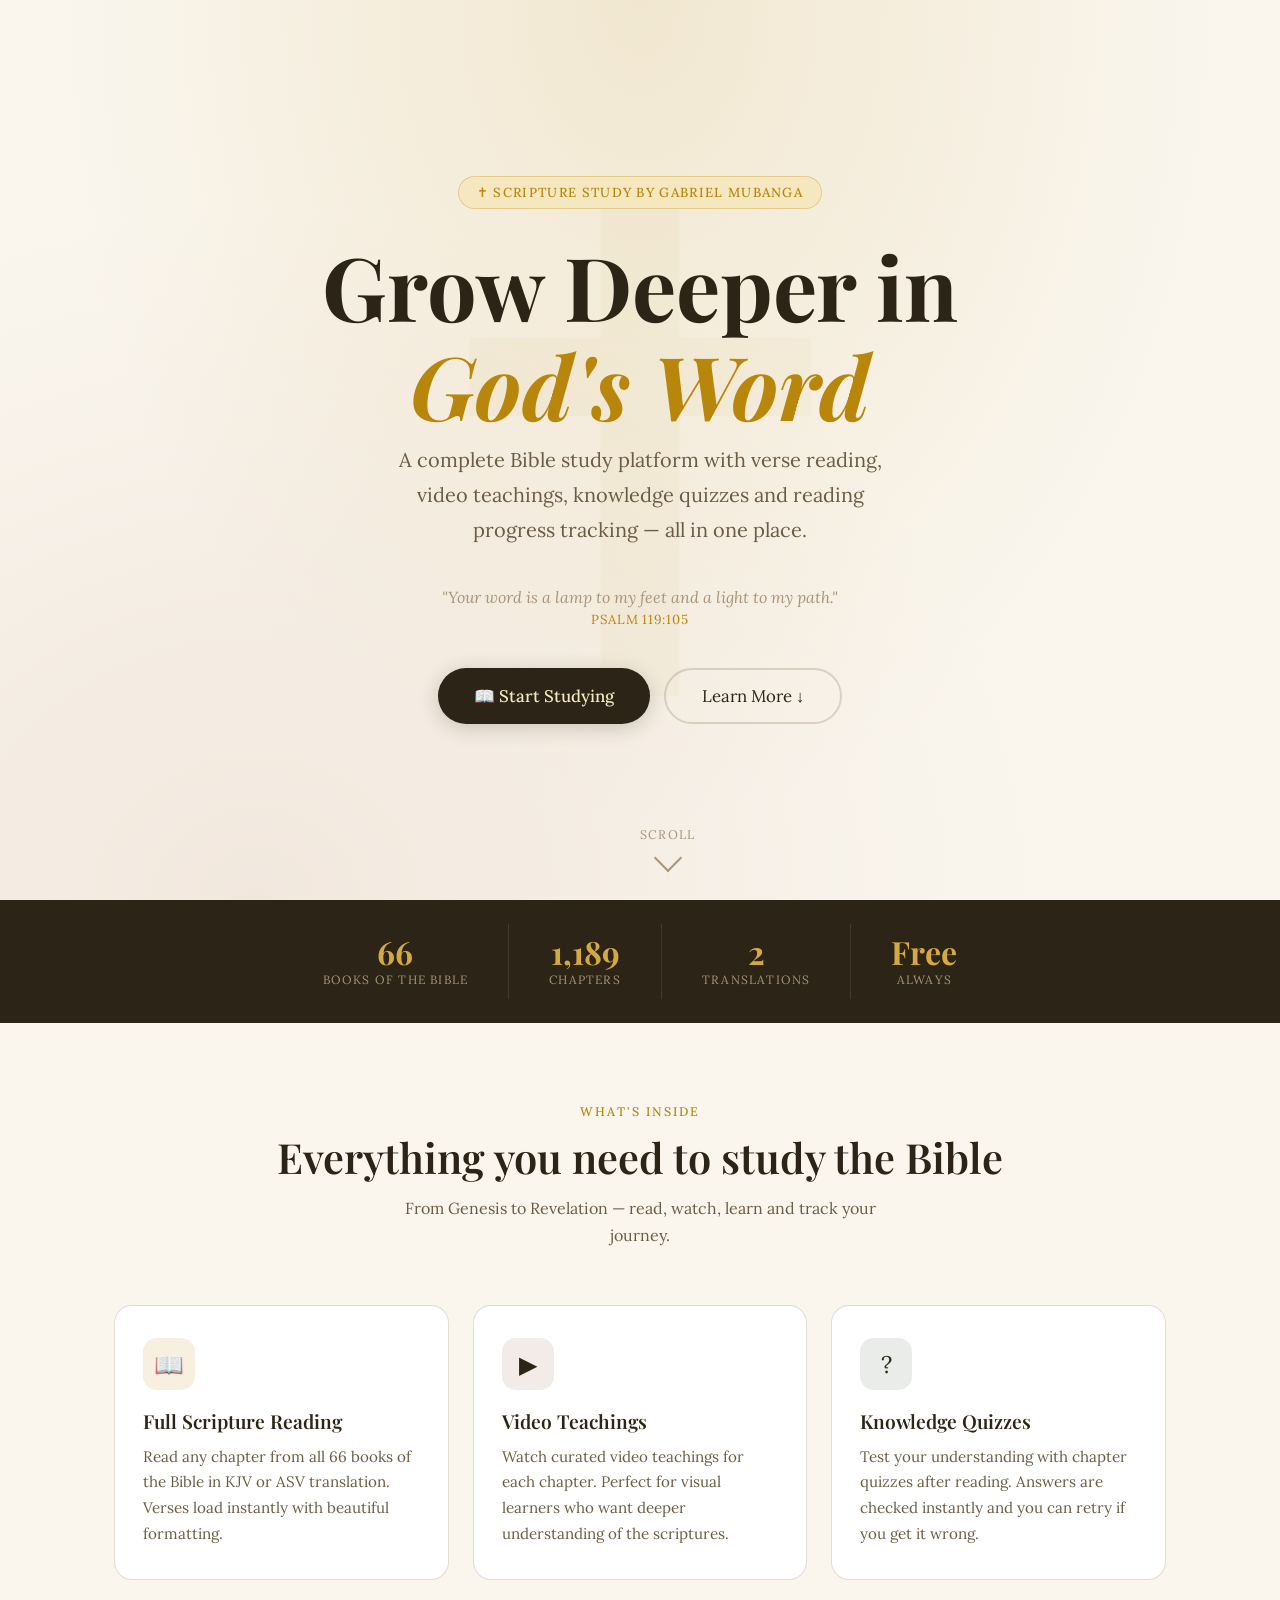
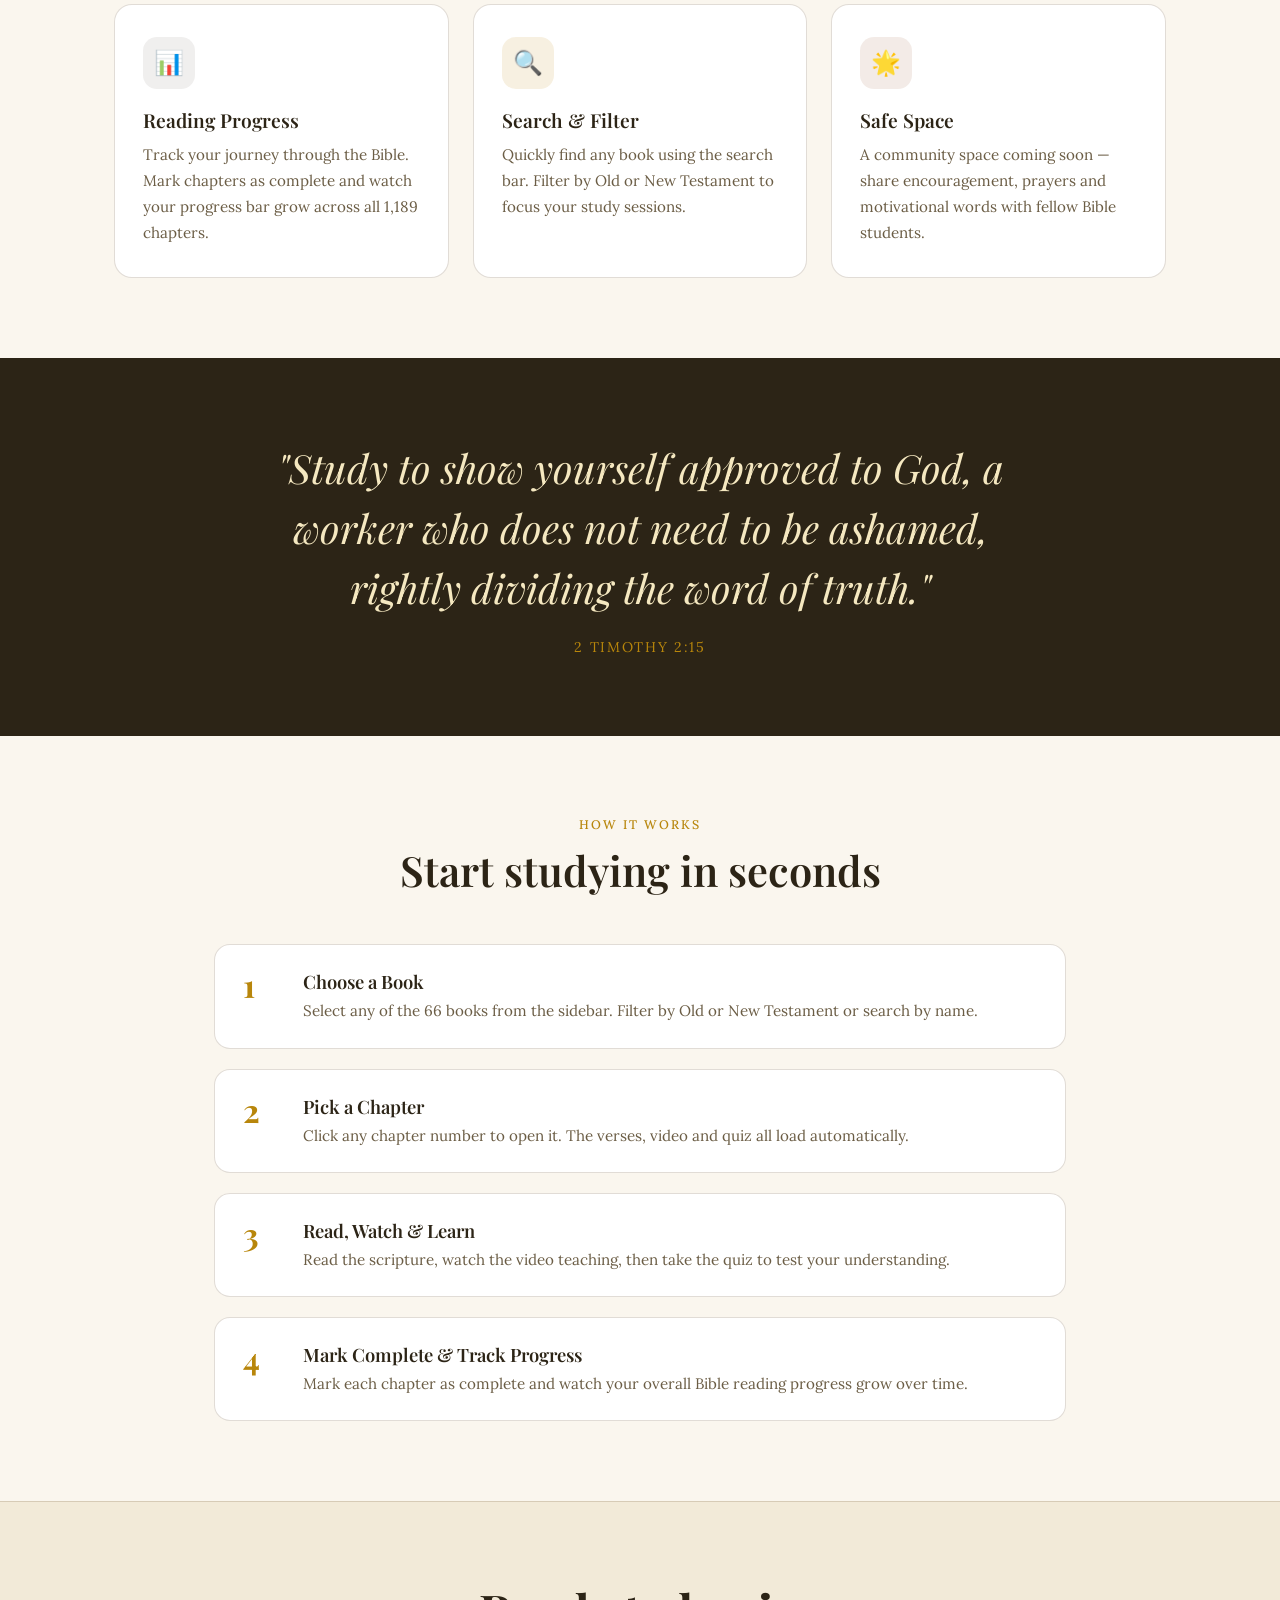
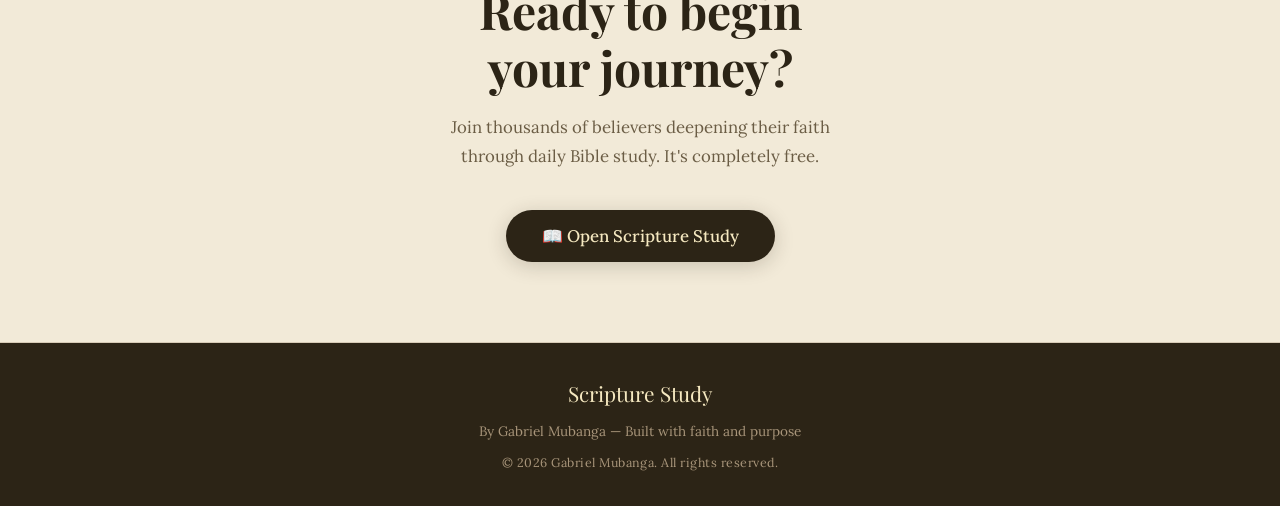
<file: welcome.html>
<!DOCTYPE html>
<html lang="en">
<head>
<meta charset="UTF-8"/>
<meta name="viewport" content="width=device-width, initial-scale=1.0"/>
<title>Scripture Study — Gabriel Mubanga</title>
<link href="https://fonts.googleapis.com/css2?family=Playfair+Display:ital,wght@0,400;0,600;0,700;1,400;1,600&family=Lora:ital,wght@0,400;0,500;1,400&display=swap" rel="stylesheet"/>
<style>
  :root {
    --cream: #faf6ee;
    --parchment: #f2ead8;
    --ink: #2c2416;
    --ink-muted: #6b5d45;
    --ink-faint: #a8957a;
    --gold: #b8860b;
    --gold-light: #d4a843;
    --gold-pale: #f5e8c0;
    --rust: #8b3a1a;
    --sage: #4a6741;
    --border: rgba(90,65,30,0.18);
  }

  * { box-sizing: border-box; margin: 0; padding: 0; }

  html { scroll-behavior: smooth; }

  body {
    font-family: 'Lora', Georgia, serif;
    background: var(--cream);
    color: var(--ink);
    overflow-x: hidden;
  }

  /* ── HERO ── */
  .hero {
    min-height: 100vh;
    display: flex;
    flex-direction: column;
    align-items: center;
    justify-content: center;
    text-align: center;
    padding: 3rem 1.5rem;
    position: relative;
    background:
      radial-gradient(ellipse at 50% 0%, rgba(184,134,11,0.13) 0%, transparent 65%),
      radial-gradient(ellipse at 20% 100%, rgba(139,58,26,0.08) 0%, transparent 55%),
      var(--cream);
    overflow: hidden;
  }

  /* Decorative cross background */
  .hero::before {
    content: '✝';
    position: absolute;
    font-size: 42rem;
    color: rgba(184,134,11,0.04);
    top: 50%;
    left: 50%;
    transform: translate(-50%, -50%);
    pointer-events: none;
    user-select: none;
    line-height: 1;
  }

  .hero-badge {
    display: inline-flex;
    align-items: center;
    gap: 8px;
    background: var(--gold-pale);
    border: 1px solid rgba(184,134,11,0.3);
    border-radius: 50px;
    padding: 7px 18px;
    font-size: 0.82rem;
    color: var(--gold);
    letter-spacing: 0.1em;
    text-transform: uppercase;
    margin-bottom: 1.75rem;
    font-weight: 500;
    animation: fadeDown 0.7s ease both;
  }

  .hero-title {
    font-family: 'Playfair Display', serif;
    font-size: clamp(2.8rem, 8vw, 5.5rem);
    font-weight: 700;
    line-height: 1.12;
    color: var(--ink);
    margin-bottom: 0.5rem;
    animation: fadeDown 0.7s 0.1s ease both;
  }

  .hero-title em {
    font-style: italic;
    color: var(--gold);
  }

  .hero-sub {
    font-size: clamp(1rem, 2.5vw, 1.25rem);
    color: var(--ink-muted);
    max-width: 520px;
    line-height: 1.75;
    margin-bottom: 2.5rem;
    animation: fadeDown 0.7s 0.2s ease both;
  }

  .hero-verse {
    font-style: italic;
    font-size: 1rem;
    color: var(--ink-faint);
    margin-bottom: 2.5rem;
    animation: fadeDown 0.7s 0.25s ease both;
  }

  .hero-verse span {
    font-style: normal;
    font-size: 0.82rem;
    color: var(--gold);
    letter-spacing: 0.06em;
    text-transform: uppercase;
    display: block;
    margin-top: 4px;
  }

  .hero-btns {
    display: flex;
    gap: 14px;
    flex-wrap: wrap;
    justify-content: center;
    animation: fadeDown 0.7s 0.3s ease both;
  }

  .btn-primary {
    padding: 15px 36px;
    background: var(--ink);
    color: var(--gold-pale);
    border: none;
    border-radius: 50px;
    font-family: 'Lora', serif;
    font-size: 1.05rem;
    font-weight: 500;
    cursor: pointer;
    text-decoration: none;
    display: inline-flex;
    align-items: center;
    gap: 8px;
    transition: all 0.25s ease;
    box-shadow: 0 4px 20px rgba(44,36,22,0.2);
  }
  .btn-primary:hover {
    background: #3d3220;
    transform: translateY(-2px);
    box-shadow: 0 8px 28px rgba(44,36,22,0.25);
  }

  .btn-secondary {
    padding: 15px 36px;
    background: transparent;
    color: var(--ink);
    border: 2px solid var(--border);
    border-radius: 50px;
    font-family: 'Lora', serif;
    font-size: 1.05rem;
    cursor: pointer;
    text-decoration: none;
    display: inline-flex;
    align-items: center;
    gap: 8px;
    transition: all 0.25s ease;
  }
  .btn-secondary:hover {
    background: var(--parchment);
    border-color: var(--gold);
    transform: translateY(-2px);
  }

  .scroll-hint {
    position: absolute;
    bottom: 2rem;
    left: 50%;
    transform: translateX(-50%);
    font-size: 0.78rem;
    color: var(--ink-faint);
    letter-spacing: 0.1em;
    text-transform: uppercase;
    display: flex;
    flex-direction: column;
    align-items: center;
    gap: 6px;
    animation: fadeDown 1s 0.8s ease both;
  }

  .scroll-arrow {
    width: 20px; height: 20px;
    border-right: 2px solid var(--ink-faint);
    border-bottom: 2px solid var(--ink-faint);
    transform: rotate(45deg);
    animation: bounce 1.5s infinite;
  }

  @keyframes bounce {
    0%, 100% { transform: rotate(45deg) translateY(0); }
    50% { transform: rotate(45deg) translateY(5px); }
  }

  /* ── STATS BAR ── */
  .stats-bar {
    background: var(--ink);
    padding: 1.5rem 2rem;
    display: flex;
    justify-content: center;
    gap: 0;
    flex-wrap: wrap;
  }

  .stat-item {
    text-align: center;
    padding: 0.75rem 2.5rem;
    border-right: 1px solid rgba(255,255,255,0.1);
  }
  .stat-item:last-child { border-right: none; }

  .stat-num {
    font-family: 'Playfair Display', serif;
    font-size: 2rem;
    font-weight: 700;
    color: var(--gold-light);
    line-height: 1;
  }

  .stat-label {
    font-size: 0.75rem;
    color: var(--ink-faint);
    letter-spacing: 0.1em;
    text-transform: uppercase;
    margin-top: 4px;
  }

  /* ── FEATURES ── */
  .features {
    padding: 5rem 1.5rem;
    max-width: 1100px;
    margin: 0 auto;
  }

  .section-tag {
    text-align: center;
    font-size: 0.78rem;
    letter-spacing: 0.16em;
    text-transform: uppercase;
    color: var(--gold);
    margin-bottom: 0.75rem;
    font-weight: 500;
  }

  .section-title {
    font-family: 'Playfair Display', serif;
    font-size: clamp(1.8rem, 4vw, 2.6rem);
    font-weight: 600;
    text-align: center;
    color: var(--ink);
    margin-bottom: 0.75rem;
    line-height: 1.25;
  }

  .section-sub {
    text-align: center;
    font-size: 1rem;
    color: var(--ink-muted);
    max-width: 480px;
    margin: 0 auto 3.5rem;
    line-height: 1.7;
  }

  .features-grid {
    display: grid;
    grid-template-columns: repeat(auto-fit, minmax(280px, 1fr));
    gap: 1.5rem;
  }

  .feature-card {
    background: #fff;
    border: 1px solid var(--border);
    border-radius: 18px;
    padding: 2rem 1.75rem;
    transition: transform 0.25s ease, box-shadow 0.25s ease;
  }

  .feature-card:hover {
    transform: translateY(-4px);
    box-shadow: 0 12px 40px rgba(44,36,22,0.1);
  }

  .feature-icon {
    width: 52px; height: 52px;
    border-radius: 14px;
    display: flex; align-items: center; justify-content: center;
    font-size: 1.5rem;
    margin-bottom: 1.1rem;
  }

  .feature-title {
    font-family: 'Playfair Display', serif;
    font-size: 1.2rem;
    font-weight: 600;
    color: var(--ink);
    margin-bottom: 0.6rem;
  }

  .feature-desc {
    font-size: 0.95rem;
    color: var(--ink-muted);
    line-height: 1.7;
  }

  /* ── VERSE SECTION ── */
  .verse-section {
    background: var(--ink);
    padding: 5rem 2rem;
    text-align: center;
  }

  .big-verse {
    font-family: 'Playfair Display', serif;
    font-size: clamp(1.5rem, 4vw, 2.5rem);
    font-style: italic;
    font-weight: 400;
    color: var(--gold-pale);
    max-width: 780px;
    margin: 0 auto 1.25rem;
    line-height: 1.5;
  }

  .verse-ref {
    font-size: 0.88rem;
    color: var(--gold);
    letter-spacing: 0.12em;
    text-transform: uppercase;
  }

  /* ── HOW IT WORKS ── */
  .how-section {
    padding: 5rem 1.5rem;
    max-width: 900px;
    margin: 0 auto;
  }

  .steps {
    display: flex;
    flex-direction: column;
    gap: 1.25rem;
    margin-top: 3rem;
  }

  .step {
    display: flex;
    align-items: flex-start;
    gap: 1.5rem;
    background: #fff;
    border: 1px solid var(--border);
    border-radius: 16px;
    padding: 1.5rem 1.75rem;
    transition: box-shadow 0.2s;
  }

  .step:hover { box-shadow: 0 4px 20px rgba(44,36,22,0.08); }

  .step-num {
    font-family: 'Playfair Display', serif;
    font-size: 2rem;
    font-weight: 700;
    color: var(--gold);
    line-height: 1;
    flex-shrink: 0;
    min-width: 36px;
  }

  .step-title {
    font-family: 'Playfair Display', serif;
    font-size: 1.15rem;
    font-weight: 600;
    color: var(--ink);
    margin-bottom: 4px;
  }

  .step-desc {
    font-size: 0.95rem;
    color: var(--ink-muted);
    line-height: 1.65;
  }

  /* ── CTA ── */
  .cta-section {
    padding: 5rem 1.5rem;
    text-align: center;
    background: var(--parchment);
    border-top: 1px solid var(--border);
    border-bottom: 1px solid var(--border);
  }

  .cta-title {
    font-family: 'Playfair Display', serif;
    font-size: clamp(2rem, 5vw, 3rem);
    font-weight: 700;
    color: var(--ink);
    margin-bottom: 1rem;
    line-height: 1.2;
  }

  .cta-sub {
    font-size: 1.05rem;
    color: var(--ink-muted);
    margin-bottom: 2.5rem;
    max-width: 420px;
    margin-left: auto;
    margin-right: auto;
    line-height: 1.7;
  }

  /* ── FOOTER ── */
  .footer {
    background: var(--ink);
    padding: 2rem;
    text-align: center;
    color: var(--ink-faint);
    font-size: 0.85rem;
    line-height: 1.8;
  }

  .footer-brand {
    font-family: 'Playfair Display', serif;
    font-size: 1.3rem;
    color: var(--gold-pale);
    margin-bottom: 0.4rem;
  }

  .footer-copy {
    font-size: 0.78rem;
    color: var(--ink-faint);
    margin-top: 0.5rem;
    letter-spacing: 0.04em;
  }

  /* ── ANIMATIONS ── */
  @keyframes fadeDown {
    from { opacity: 0; transform: translateY(-18px); }
    to   { opacity: 1; transform: translateY(0); }
  }

  /* ── MOBILE ── */
  @media (max-width: 640px) {
    .hero { padding: 4rem 1.25rem 6rem; }
    .hero-btns { flex-direction: column; align-items: center; }
    .btn-primary, .btn-secondary { width: 100%; max-width: 300px; justify-content: center; }
    .stat-item { padding: 0.75rem 1.25rem; border-right: none; border-bottom: 1px solid rgba(255,255,255,0.08); }
    .stat-item:last-child { border-bottom: none; }
    .stats-bar { flex-direction: column; align-items: center; }
    .features { padding: 3.5rem 1.25rem; }
    .features-grid { grid-template-columns: 1fr; }
    .step { flex-direction: column; gap: 0.75rem; }
    .verse-section { padding: 3.5rem 1.5rem; }
    .how-section { padding: 3.5rem 1.25rem; }
    .cta-section { padding: 3.5rem 1.25rem; }
  }
</style>
</head>
<body>

<!-- HERO -->
<section class="hero">
  <div class="hero-badge">✝ Scripture Study by Gabriel Mubanga</div>

  <h1 class="hero-title">
    Grow Deeper in<br><em>God's Word</em>
  </h1>

  <p class="hero-sub">
    A complete Bible study platform with verse reading, video teachings, knowledge quizzes and reading progress tracking — all in one place.
  </p>

  <div class="hero-verse">
    "Your word is a lamp to my feet and a light to my path."
    <span>Psalm 119:105</span>
  </div>

  <div class="hero-btns">
    <a class="btn-primary" href="bible_study_app.html">📖 Start Studying</a>
    <a class="btn-secondary" href="#features">Learn More ↓</a>
  </div>

  <div class="scroll-hint">
    Scroll
    <div class="scroll-arrow"></div>
  </div>
</section>

<!-- STATS BAR -->
<div class="stats-bar">
  <div class="stat-item">
    <div class="stat-num">66</div>
    <div class="stat-label">Books of the Bible</div>
  </div>
  <div class="stat-item">
    <div class="stat-num">1,189</div>
    <div class="stat-label">Chapters</div>
  </div>
  <div class="stat-item">
    <div class="stat-num">2</div>
    <div class="stat-label">Translations</div>
  </div>
  <div class="stat-item">
    <div class="stat-num">Free</div>
    <div class="stat-label">Always</div>
  </div>
</div>

<!-- FEATURES -->
<section class="features" id="features">
  <div class="section-tag">What's inside</div>
  <h2 class="section-title">Everything you need to study the Bible</h2>
  <p class="section-sub">From Genesis to Revelation — read, watch, learn and track your journey.</p>

  <div class="features-grid">

    <div class="feature-card">
      <div class="feature-icon" style="background:rgba(184,134,11,0.12);">📖</div>
      <div class="feature-title">Full Scripture Reading</div>
      <div class="feature-desc">Read any chapter from all 66 books of the Bible in KJV or ASV translation. Verses load instantly with beautiful formatting.</div>
    </div>

    <div class="feature-card">
      <div class="feature-icon" style="background:rgba(139,58,26,0.1);">▶</div>
      <div class="feature-title">Video Teachings</div>
      <div class="feature-desc">Watch curated video teachings for each chapter. Perfect for visual learners who want deeper understanding of the scriptures.</div>
    </div>

    <div class="feature-card">
      <div class="feature-icon" style="background:rgba(74,103,65,0.12);">?</div>
      <div class="feature-title">Knowledge Quizzes</div>
      <div class="feature-desc">Test your understanding with chapter quizzes after reading. Answers are checked instantly and you can retry if you get it wrong.</div>
    </div>

    <div class="feature-card">
      <div class="feature-icon" style="background:rgba(44,36,22,0.07);">📊</div>
      <div class="feature-title">Reading Progress</div>
      <div class="feature-desc">Track your journey through the Bible. Mark chapters as complete and watch your progress bar grow across all 1,189 chapters.</div>
    </div>

    <div class="feature-card">
      <div class="feature-icon" style="background:rgba(184,134,11,0.12);">🔍</div>
      <div class="feature-title">Search & Filter</div>
      <div class="feature-desc">Quickly find any book using the search bar. Filter by Old or New Testament to focus your study sessions.</div>
    </div>

    <div class="feature-card">
      <div class="feature-icon" style="background:rgba(139,58,26,0.1);">🌟</div>
      <div class="feature-title">Safe Space</div>
      <div class="feature-desc">A community space coming soon — share encouragement, prayers and motivational words with fellow Bible students.</div>
    </div>

  </div>
</section>

<!-- VERSE SECTION -->
<section class="verse-section">
  <p class="big-verse">"Study to show yourself approved to God, a worker who does not need to be ashamed, rightly dividing the word of truth."</p>
  <div class="verse-ref">2 Timothy 2:15</div>
</section>

<!-- HOW IT WORKS -->
<section class="how-section">
  <div class="section-tag">How it works</div>
  <h2 class="section-title">Start studying in seconds</h2>

  <div class="steps">
    <div class="step">
      <div class="step-num">1</div>
      <div>
        <div class="step-title">Choose a Book</div>
        <div class="step-desc">Select any of the 66 books from the sidebar. Filter by Old or New Testament or search by name.</div>
      </div>
    </div>
    <div class="step">
      <div class="step-num">2</div>
      <div>
        <div class="step-title">Pick a Chapter</div>
        <div class="step-desc">Click any chapter number to open it. The verses, video and quiz all load automatically.</div>
      </div>
    </div>
    <div class="step">
      <div class="step-num">3</div>
      <div>
        <div class="step-title">Read, Watch & Learn</div>
        <div class="step-desc">Read the scripture, watch the video teaching, then take the quiz to test your understanding.</div>
      </div>
    </div>
    <div class="step">
      <div class="step-num">4</div>
      <div>
        <div class="step-title">Mark Complete & Track Progress</div>
        <div class="step-desc">Mark each chapter as complete and watch your overall Bible reading progress grow over time.</div>
      </div>
    </div>
  </div>
</section>

<!-- CTA -->
<section class="cta-section">
  <h2 class="cta-title">Ready to begin<br>your journey?</h2>
  <p class="cta-sub">Join thousands of believers deepening their faith through daily Bible study. It's completely free.</p>
  <a class="btn-primary" href="bible_study_app.html" style="display:inline-flex;">📖 Open Scripture Study</a>
</section>

<!-- FOOTER -->
<footer class="footer">
  <div class="footer-brand">Scripture Study</div>
  <div>By Gabriel Mubanga — Built with faith and purpose</div>
  <div class="footer-copy">© 2026 Gabriel Mubanga. All rights reserved.</div>
</footer>

</body>
</html>
</file>
